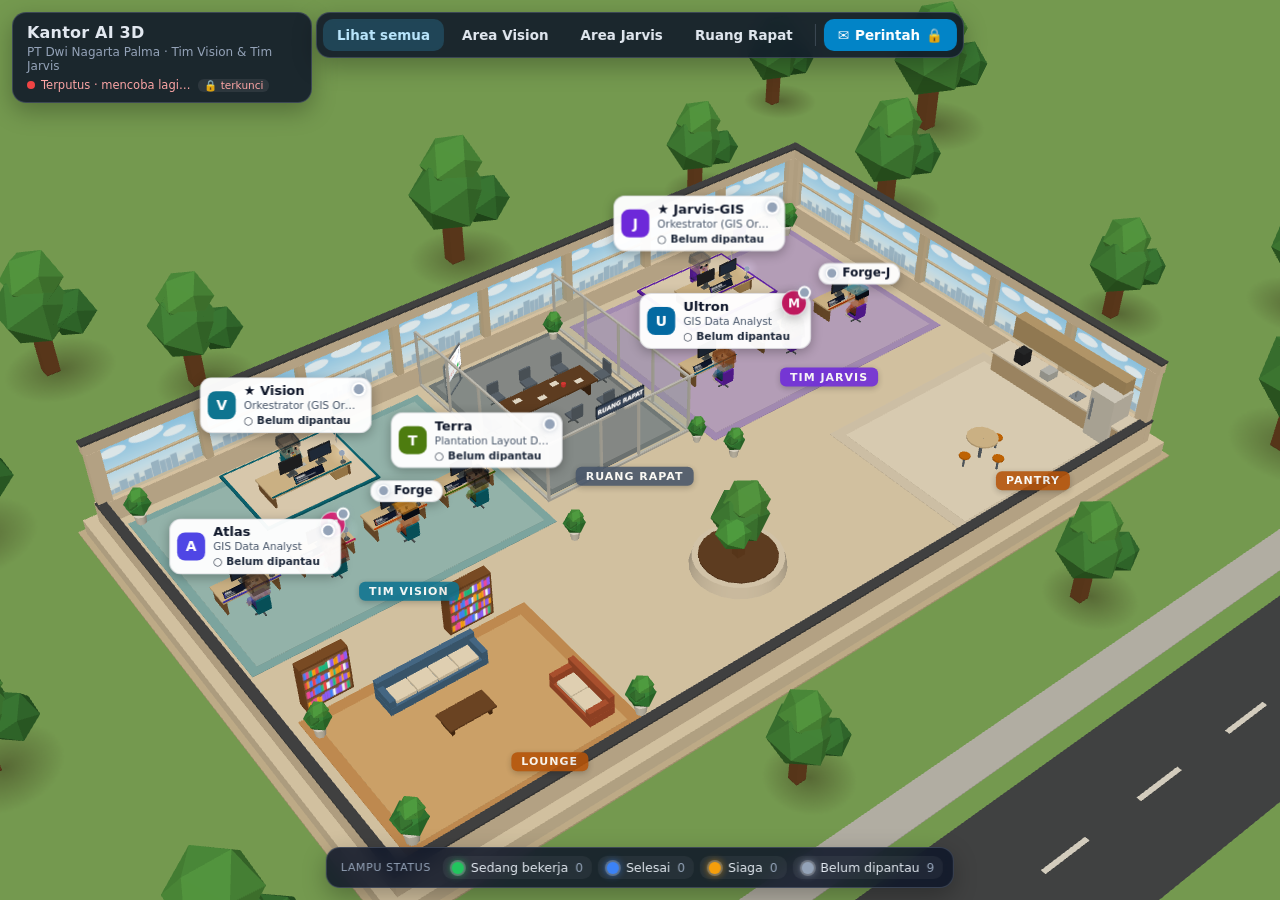
<file: kantor/index.html>
<!DOCTYPE html>
<html lang="id">
<head>
<meta charset="utf-8">
<meta name="viewport" content="width=device-width, initial-scale=1, maximum-scale=1, viewport-fit=cover, interactive-widget=resizes-content">
<title>Kantor AI 3D · PT Dwi Nagarta Palma · PROTOTIPE</title>
<meta name="robots" content="noindex">
<link rel="icon" href="data:image/svg+xml,%3Csvg xmlns='http://www.w3.org/2000/svg' viewBox='0 0 32 32'%3E%3Crect width='32' height='32' rx='7' fill='%230f172a'/%3E%3Cpath d='M7 24V10l9-5 9 5v14z' fill='%2338bdf8'/%3E%3C/svg%3E">
<link rel="stylesheet" href="css/style.css">
<!-- Three.js di-vendor-kan (tanpa CDN, tanpa build). Path RELATIF agar jalan di GitHub Pages (subfolder repo). -->
<script type="importmap">
{ "imports": {
  "three": "./vendor/three/three.module.js",
  "three/addons/": "./vendor/three/addons/"
} }
</script>
</head>
<body>
<div id="ribbon" role="status"><span class="rb-dot"></span><b>PROTOTIPE · DATA CONTOH</b><span class="rb-sub"> — semua nama tugas, status, balasan &amp; riwayat di sini adalah simulasi, bukan data nyata</span></div>

<div id="scene" aria-label="Kantor 3D isometrik satu lantai: area Tim Vision, area Tim Jarvis, ruang rapat, lounge, pantry"></div>
<div id="overlay" aria-live="polite"></div>

<header id="header" class="card">
  <h1>Kantor AI 3D</h1>
  <p>PT Dwi Nagarta Palma · Tim Vision &amp; Tim Jarvis</p>
  <div id="conn" class="conn wait" role="status" aria-live="off"></div>
</header>

<nav id="toolbar" class="card" aria-label="Tampilan kamera">
  <button type="button" data-view="all" class="active"><span class="lg">Lihat semua</span><span class="sm">Semua</span></button>
  <button type="button" data-view="vision"><span class="lg">Area Vision</span><span class="sm">Vision</span></button>
  <button type="button" data-view="jarvis"><span class="lg">Area Jarvis</span><span class="sm">Jarvis</span></button>
  <button type="button" data-view="meeting"><span class="lg">Ruang Rapat</span><span class="sm">Rapat</span></button>
  <span class="sep"></span>
  <button type="button" id="cmdBtn" class="primary" aria-controls="cmdPanel"><span class="ic" aria-hidden="true">✉</span> <span>Perintah</span> <span class="lock" id="cmdLock" aria-hidden="true">🔒</span></button>
</nav>

<aside id="legend" class="card" aria-label="Legenda lampu status"></aside>

<!-- Panel bot -->
<aside id="botPanel" class="panel card" aria-hidden="true">
  <div class="sheet-handle" aria-hidden="true"></div>
  <div class="p-head">
    <div class="avatar" id="bpAvatar"></div>
    <div class="p-title"><h2 id="bpName"></h2><div class="role" id="bpRole"></div></div>
    <button type="button" class="icon-btn" id="bpClose" aria-label="Tutup panel">✕</button>
  </div>
  <div class="p-body">
    <div class="row-chips"><span class="status-badge" id="bpStatus"></span><span class="chip team" id="bpTeam"></span></div>
    <h3>Ringkasan tugas <span class="chip sample">DATA CONTOH</span></h3>
    <ul id="bpTasks"></ul>
    <p class="muted small" id="bpHeartbeat"></p>
    <button type="button" class="btn wide" id="bpCmd">Kirim perintah ke <span id="bpCmdName"></span></button>
    <h3>Percakapan <span class="chip sample">DATA CONTOH</span></h3>
    <div class="thread" id="bpThread" tabindex="0" aria-label="Percakapan dengan bot"></div>
  </div>
</aside>

<!-- Panel kotak perintah (v3: ruang obrolan besar + lampiran berkas) -->
<aside id="cmdPanel" class="panel card" aria-hidden="true" aria-label="Kotak perintah">
  <div class="sheet-handle" aria-hidden="true"></div>
  <div class="p-head">
    <div class="avatar cmd-av" aria-hidden="true">✉</div>
    <div class="p-title"><h2>Kotak perintah</h2><div class="role"><span class="mock-only">Simulasi lokal — tidak dikirim ke mana pun</span><span class="live-only">Terhubung ke server · perintah &amp; berkas diteruskan ke Vision</span></div></div>
    <button type="button" class="icon-btn" id="cmdExpand" title="Perluas / kecilkan" aria-label="Perluas kotak perintah" aria-pressed="false">⤢</button>
    <button type="button" class="icon-btn" id="cmdLockBtn" title="Keluar / kunci kembali" aria-label="Keluar dan kunci kembali">🔓</button>
    <button type="button" class="icon-btn" id="cmdClose" aria-label="Tutup kotak perintah">✕</button>
  </div>
  <div class="cmd-bar">
    <label for="cmdTarget">Bot tujuan</label>
    <select id="cmdTarget"></select>
    <div class="seg" role="group" aria-label="Cakupan riwayat"><button type="button" id="scopeAll" class="on" aria-pressed="true">Semua</button><button type="button" id="scopeBot" aria-pressed="false">Bot ini</button></div>
  </div>
  <div class="chat-scroll" id="cmdScroll" tabindex="0" aria-label="Riwayat percakapan" aria-live="polite"><ul class="history" id="cmdHistory"></ul></div>
  <form id="cmdForm" class="composer" autocomplete="off">
    <p class="warn small" id="cmdWarn" hidden></p>
    <p class="warn small quota-note" id="quotaNote" role="status" hidden></p>
    <div class="att-tray" id="attTray" hidden aria-label="Lampiran"></div>
    <textarea id="cmdText" rows="4" placeholder="Tulis perintah untuk bot…" maxlength="4000" aria-label="Perintah"></textarea>
    <div class="comp-foot">
      <button type="button" class="icon-btn att-btn" id="cmdAttach" title="Lampirkan berkas" aria-label="Lampirkan berkas">📎</button>
      <input type="file" id="cmdFile" multiple hidden>
      <span class="hint small" id="cmdHint">Enter = baris baru · Ctrl+Enter = kirim</span>
      <span class="muted small count" id="cmdCount">0/4000</span>
      <button type="submit" class="btn primary send-btn" id="cmdSend" disabled><span>Kirim</span> <span aria-hidden="true">➤</span></button>
    </div>
  </form>
  <div class="drop-veil" id="dropVeil" hidden aria-hidden="true"><div>📎 Lepaskan berkas di sini<br><small>maks. 20 MiB per berkas · hingga 10 berkas</small></div></div>
</aside>

<!-- Gerbang kata sandi (TIRUAN di prototipe) -->
<div id="gate" class="modal" hidden role="dialog" aria-modal="true" aria-labelledby="gateTitle">
  <form class="card gate-card" id="gateForm" autocomplete="on">
    <div class="gate-ic" aria-hidden="true">🔒</div>
    <h2 id="gateTitle">Masukkan kata sandi</h2>
    <p class="muted">Kotak perintah dan percakapan bot dikunci. Masukkan kata sandi untuk membukanya.</p>
    <input type="password" id="gatePw" placeholder="Kata sandi" autocomplete="current-password" aria-label="Kata sandi" maxlength="256">
    <p class="gate-err" id="gateErr" role="alert" hidden></p>
    <p class="gate-demo mock-only"><b>MODE PRATINJAU · DEMO — bukan password asli.</b> Gerbang ini tiruan: tidak ada kata sandi sungguhan di kode; ketik apa saja (tidak kosong) untuk melanjutkan. Di mode server, kata sandi diverifikasi oleh Cloudflare Worker.</p>
    <div class="gate-actions"><button type="button" class="btn" id="gateCancel">Batal</button><button type="submit" class="btn primary">Buka</button></div>
  </form>
</div>

<div id="toast" role="status" aria-live="polite" hidden></div>
<div id="loading">Memuat kantor 3D…</div>
<noscript><p style="position:fixed;inset:60px 20px;color:#111">Situs ini membutuhkan JavaScript.</p></noscript>
<script type="module" src="js/main.js"></script>
</body>
</html>
</file>
<file: kantor/css/style.css>
:root {
  --bg: #0f172a; --card: rgba(15,23,42,.88); --line: rgba(148,163,184,.28);
  --txt: #e2e8f0; --muted: #94a3b8; --accent: #38bdf8; --amber: #f59e0b;
  --c-working: #22c55e; --c-done: #3b82f6; --c-standby: #f59e0b; --c-unmonitored: #94a3b8;
  --ribbon-h: 26px;
}
* { box-sizing: border-box; }
html, body { margin: 0; height: 100%; overflow: hidden; background: #d5dde8; color: var(--txt);
  font-family: system-ui, -apple-system, "Segoe UI", Roboto, Arial, sans-serif; -webkit-tap-highlight-color: transparent; }
button, select, textarea, input { font: inherit; color: inherit; }
[hidden] { display: none !important; }
#scene { position: fixed; inset: 0; touch-action: none; }
#scene canvas { display: block; outline: none; }
.card { background: var(--card); border: 1px solid var(--line); border-radius: 14px; backdrop-filter: blur(8px); -webkit-backdrop-filter: blur(8px); box-shadow: 0 8px 24px rgba(0,0,0,.28); }
.muted { color: var(--muted); } .small { font-size: 12px; line-height: 1.4; }

/* ---- pita prototipe ---- */
#ribbon { position: fixed; top: 0; left: 0; right: 0; height: var(--ribbon-h); z-index: 60; display: flex; align-items: center; justify-content: center; gap: 8px;
  background: repeating-linear-gradient(-45deg, #f59e0b 0 14px, #fbbf24 14px 28px); color: #422006; font-size: 12px; letter-spacing: .4px; white-space: nowrap; overflow: hidden; padding: 0 10px; }
#ribbon .rb-dot { width: 8px; height: 8px; border-radius: 50%; background: #b45309; flex: none; }
#ribbon b { font-weight: 800; }
#ribbon .rb-sub { font-size: 11.5px; overflow: hidden; text-overflow: ellipsis; }

/* ---- header, toolbar, legenda ---- */
#header { position: fixed; top: calc(var(--ribbon-h) + 12px); left: 12px; padding: 10px 14px; z-index: 20; max-width: min(300px, calc(100vw - 24px)); }
#header h1 { margin: 0; font-size: 16px; letter-spacing: .2px; }
#header p { margin: 3px 0 0; font-size: 12px; color: var(--muted); }
#toolbar { position: fixed; top: calc(var(--ribbon-h) + 12px); left: 50%; transform: translateX(-50%); z-index: 20; display: flex; align-items: center; gap: 4px; padding: 6px; }
#toolbar button { all: unset; box-sizing: border-box; cursor: pointer; padding: 8px 14px; border-radius: 10px; font-size: 13.5px; font-weight: 600; white-space: nowrap; display: inline-flex; align-items: center; gap: 6px; }
#toolbar button:hover { background: rgba(255,255,255,.1); }
#toolbar button:focus-visible, .btn:focus-visible, .icon-btn:focus-visible { outline: 2px solid var(--accent); outline-offset: 2px; }
#toolbar button.active { background: rgba(56,189,248,.2); color: #bae6fd; }
#toolbar button.primary { background: #0284c7; color: #fff; }
#toolbar button.primary:hover { background: #0ea5e9; }
#toolbar .sep { width: 1px; height: 22px; background: var(--line); margin: 0 4px; }
#toolbar .sm { display: none; }
#legend { position: fixed; bottom: 12px; left: 50%; transform: translateX(-50%); z-index: 20; display: flex; gap: 6px; padding: 8px 10px; align-items: center; }
#legend .ttl { font-size: 11px; text-transform: uppercase; letter-spacing: .6px; color: var(--muted); padding: 0 6px 0 4px; }
#legend .it { display: flex; align-items: center; gap: 7px; padding: 4px 9px; border-radius: 9px; font-size: 12.5px; background: rgba(255,255,255,.05); }
#legend .dot { width: 12px; height: 12px; border-radius: 50%; flex: none; box-shadow: 0 0 0 2px rgba(255,255,255,.22), 0 0 8px currentColor; }
#legend .n { color: var(--muted); font-variant-numeric: tabular-nums; font-size: 12px; }

/* ---- overlay: label nama + gelembung balasan (terproyeksi dari 3D) ---- */
#overlay { position: fixed; inset: 0; z-index: 10; pointer-events: none; overflow: hidden; }
.agent { position: absolute; left: 0; top: 0; display: flex; flex-direction: column; align-items: center; will-change: transform; }
.agent.off { display: none; }
.card-l { all: unset; box-sizing: border-box; pointer-events: auto; cursor: pointer; position: relative; display: flex; align-items: center; gap: 8px; text-align: left;
  background: rgba(255,255,255,.96); color: #0f172a; border-radius: 12px; padding: 6px 12px 6px 7px; box-shadow: 0 3px 12px rgba(0,0,0,.28); border: 1px solid rgba(15,23,42,.14); width: 172px; }
.card-l .ic { width: 28px; height: 28px; border-radius: 8px; flex: none; display: grid; place-items: center; color: #fff; font-weight: 800; font-size: 14px; }
.card-l .ct { min-width: 0; flex: 1; }
.card-l .nm { font-weight: 800; font-size: 13px; line-height: 1.15; white-space: nowrap; overflow: hidden; text-overflow: ellipsis; }
.card-l .rl { font-size: 10.5px; color: #475569; line-height: 1.2; white-space: nowrap; overflow: hidden; text-overflow: ellipsis; }
.card-l .stl { display: flex; gap: 4px; align-items: center; margin-top: 2px; font-size: 10.5px; font-weight: 600; color: #1e293b; line-height: 1.2; }
.card-l .stl .si { flex: none; } .card-l .stl .stx { white-space: nowrap; overflow: hidden; text-overflow: ellipsis; }
.card-l .d { position: absolute; top: 6px; right: 7px; width: 10px; height: 10px; border-radius: 50%; background: var(--sc, #94a3b8); box-shadow: 0 0 0 2px #fff, 0 0 7px var(--sc, #94a3b8); }
.card-l .mini { position: absolute; right: 7px; bottom: 4px; font-size: 7.5px; font-weight: 800; letter-spacing: .4px; color: #92400e; background: #fef3c7; border-radius: 4px; padding: 0 3px; }
.card-l.sel { outline: 3px solid var(--accent); }
.m-compact .card-l { width: auto; padding: 3px 9px 3px 8px; border-radius: 999px; gap: 6px; }
.m-compact .card-l .ic, .m-compact .card-l .rl, .m-compact .card-l .stl, .m-compact .card-l .mini { display: none; }
.m-compact .card-l .d { position: static; width: 9px; height: 9px; order: -1; flex: none; box-shadow: 0 0 0 1.5px #fff, 0 0 6px var(--sc, #94a3b8); }
.m-compact .card-l .nm { font-size: 12px; }
.m-dot .card-l { width: 26px; height: 26px; padding: 0; border-radius: 50%; justify-content: center; }
.m-dot .card-l .ct, .m-dot .card-l .mini { display: none; }
.m-dot .card-l .ic { width: 24px; height: 24px; border-radius: 50%; font-size: 12px; }
.m-dot .card-l .d { width: 9px; height: 9px; top: -3px; right: -3px; }
.area-chip { position: absolute; left: 0; top: 0; pointer-events: none; font-size: 11px; font-weight: 800; letter-spacing: 1px; color: #fff; background: var(--ac, #475569); padding: 3px 10px; border-radius: 6px; opacity: .88; white-space: nowrap; box-shadow: 0 2px 6px rgba(0,0,0,.25); z-index: 0; }
.bubble { pointer-events: auto; cursor: pointer; position: relative; margin-bottom: 9px; width: var(--bw, 200px); padding: 7px 10px 8px; border-radius: 12px; background: #fff; color: #0f172a;
  box-shadow: 0 6px 18px rgba(0,0,0,.28); font-size: 12px; line-height: 1.35; transition: opacity .6s ease, transform .6s ease; text-align: left; animation: pop .25s ease-out; }
.bubble::after { content: ""; position: absolute; left: 50%; bottom: -7px; margin-left: -7px; border: 7px solid transparent; border-bottom: 0; border-top-color: #fff; }
.bubble.fade { opacity: 0; transform: translateY(6px); pointer-events: none; }
.bubble .bh { display: flex; align-items: center; gap: 2px 6px; flex-wrap: wrap; font-size: 11px; color: #475569; margin-bottom: 2px; }
.bubble .bh b { color: #0f172a; font-size: 12px; }
.bubble .bt { display: -webkit-box; -webkit-line-clamp: 4; -webkit-box-orient: vertical; overflow: hidden; overflow-wrap: anywhere; }
@keyframes pop { from { opacity: 0; transform: scale(.85) translateY(6px); } to { opacity: 1; transform: none; } }

/* ---- chip ---- */
.chip { display: inline-block; font-size: 10px; font-weight: 800; letter-spacing: .5px; padding: 1px 6px; border-radius: 6px; vertical-align: middle; white-space: nowrap; }
.chip.sample { background: #fef3c7; color: #92400e; border: 1px solid #f59e0b; }
.chip.team { background: rgba(255,255,255,.1); color: var(--txt); font-weight: 600; font-size: 11px; letter-spacing: 0; padding: 2px 8px; }
.chip.st-waiting { background: #fef3c7; color: #92400e; } .chip.st-processing { background: #dcfce7; color: #166534; } .chip.st-answered { background: #dbeafe; color: #1e40af; }

/* ---- panel (desktop: melayang; mobile: bottom sheet) ---- */
.panel { position: fixed; z-index: 30; display: flex; flex-direction: column; transition: transform .35s ease, opacity .25s ease; opacity: 0; pointer-events: none; }
.panel.open { opacity: 1; pointer-events: auto; transform: none !important; }
#botPanel { top: calc(var(--ribbon-h) + 12px); right: 12px; width: 360px; max-height: calc(100vh - var(--ribbon-h) - 24px); transform: translateX(calc(100% + 24px)); }
.sheet-handle { display: none; }
.p-head { display: flex; align-items: center; gap: 10px; padding: 14px 14px 8px; flex: none; }
.p-title { flex: 1; min-width: 0; }
.p-title h2 { margin: 0; font-size: 18px; overflow: hidden; text-overflow: ellipsis; white-space: nowrap; }
.p-title .role { font-size: 12.5px; color: var(--muted); margin-top: 2px; }
.avatar { width: 42px; height: 42px; border-radius: 50%; flex: none; display: grid; place-items: center; font-weight: 800; font-size: 18px; color: #fff; }
.cmd-av { background: #0284c7; font-size: 20px; }
.icon-btn { all: unset; cursor: pointer; width: 32px; height: 32px; display: grid; place-items: center; border-radius: 8px; color: var(--muted); font-size: 15px; flex: none; }
.icon-btn:hover { background: rgba(255,255,255,.12); color: #fff; }
.p-body { padding: 0 14px 14px; overflow-y: auto; min-height: 0; overscroll-behavior: contain; }
.p-body h3 { font-size: 11.5px; text-transform: uppercase; letter-spacing: .6px; color: var(--muted); margin: 14px 0 7px; }
.row-chips { display: flex; align-items: center; gap: 8px; flex-wrap: wrap; margin-top: 2px; }
.status-badge { display: inline-flex; align-items: center; gap: 7px; font-size: 13px; font-weight: 700; padding: 4px 10px 4px 8px; border-radius: 999px; background: rgba(255,255,255,.08); }
.status-badge::before { content: ""; width: 10px; height: 10px; border-radius: 50%; background: var(--sc); box-shadow: 0 0 8px var(--sc); }
#bpTasks { margin: 0; padding-left: 18px; font-size: 13.5px; line-height: 1.55; }
.btn { all: unset; box-sizing: border-box; cursor: pointer; text-align: center; padding: 9px 14px; border-radius: 10px; font-weight: 700; font-size: 13.5px; background: rgba(255,255,255,.1); }
.btn:hover { background: rgba(255,255,255,.18); }
.btn.primary { background: #0284c7; color: #fff; } .btn.primary:hover { background: #0ea5e9; }
.btn:disabled { opacity: .45; cursor: not-allowed; }
.btn.wide { display: block; width: 100%; margin-top: 10px; }

/* ---- percakapan ---- */
.thread { display: flex; flex-direction: column; gap: 8px; max-height: 300px; overflow-y: auto; padding: 8px; border-radius: 10px; background: rgba(0,0,0,.22); }
.thread:empty::before, .history:empty::before { content: "Belum ada percakapan."; color: var(--muted); font-size: 12.5px; padding: 6px; }
.history:empty::before { content: "Belum ada riwayat."; }
.msg { max-width: 88%; padding: 7px 10px; border-radius: 12px; font-size: 13px; line-height: 1.4; overflow-wrap: anywhere; }
.msg .meta { display: flex; align-items: center; gap: 6px; font-size: 10.5px; opacity: .8; margin-bottom: 2px; flex-wrap: wrap; }
.msg.user { align-self: flex-end; background: #0369a1; border-bottom-right-radius: 4px; }
.msg.bot { align-self: flex-start; background: #1e293b; border: 1px solid var(--line); border-bottom-left-radius: 4px; }
.lock-note { padding: 10px; font-size: 12.5px; color: var(--muted); text-align: center; }

/* ---- kotak perintah ---- */
.warn { color: #fcd34d; margin: 6px 0 0; }

/* ---- gerbang sandi ---- */
.modal { position: fixed; inset: 0; z-index: 100; display: grid; place-items: center; background: rgba(2,6,23,.55); padding: 16px; }
.gate-card { width: min(420px, 100%); padding: 22px; text-align: center; }
.gate-card h2 { margin: 6px 0 4px; font-size: 20px; }
.gate-ic { font-size: 34px; }
#gatePw { width: 100%; margin-top: 10px; padding: 11px 12px; font-size: 16px; border-radius: 10px; border: 1px solid var(--line); background: rgba(0,0,0,.3); text-align: center; letter-spacing: 2px; }
.gate-err { color: #fca5a5; font-size: 13px; margin: 8px 0 0; }
.gate-demo { margin: 12px 0 0; padding: 8px 10px; font-size: 11.5px; line-height: 1.45; text-align: left; border-radius: 10px; background: #fef3c7; color: #78350f; border: 1px dashed #f59e0b; }
.gate-actions { display: flex; gap: 8px; margin-top: 14px; } .gate-actions .btn { flex: 1; }

#toast { position: fixed; left: 50%; bottom: 76px; transform: translateX(-50%); z-index: 90; background: #0f172a; border: 1px solid var(--line); padding: 9px 14px; border-radius: 10px; font-size: 13px; box-shadow: 0 8px 24px rgba(0,0,0,.35); max-width: calc(100vw - 24px); text-align: center; }
#loading { position: fixed; inset: 0; z-index: 200; display: grid; place-items: center; background: #0f172a; color: #cbd5e1; font-size: 15px; transition: opacity .5s; }
#loading.hide { opacity: 0; pointer-events: none; }

/* ---- layar kecil / mobile ---- */
@media (max-width: 720px) {
  #ribbon .rb-sub { display: none; }
  #header { left: 8px; right: 8px; max-width: none; top: calc(var(--ribbon-h) + 8px); padding: 7px 12px; display: flex; align-items: baseline; gap: 8px; }
  #header h1 { font-size: 14px; white-space: nowrap; } #header p { margin: 0; font-size: 11px; white-space: nowrap; overflow: hidden; text-overflow: ellipsis; }
  #toolbar { top: calc(var(--ribbon-h) + 52px); left: 8px; right: 8px; transform: none; justify-content: space-between; padding: 4px; }
  #toolbar button { padding: 8px 8px; font-size: 12.5px; }
  #toolbar .lg { display: none; } #toolbar .sm { display: inline; } #toolbar .sep { display: none; }
  #toolbar button.primary { margin-left: auto; }
  #legend { left: 8px; right: 8px; bottom: calc(8px + env(safe-area-inset-bottom)); transform: none; display: grid; grid-template-columns: 1fr 1fr; gap: 4px; padding: 6px; }
  #legend .ttl { display: none; }
  #legend .it { font-size: 12px; padding: 4px 7px; }
  .panel { left: 0 !important; right: 0 !important; width: auto !important; bottom: 0 !important; top: auto !important; border-radius: 18px 18px 0 0; max-height: 52vh; padding-bottom: env(safe-area-inset-bottom); transform: translateY(105%); }
  .sheet-handle { display: block; width: 40px; height: 4px; border-radius: 4px; background: rgba(148,163,184,.5); margin: 8px auto 0; flex: none; }
  .p-head { padding-top: 8px; }
  .thread { max-height: 200px; }
  body.sheet-open #legend { display: none; }
  #toast { bottom: auto; top: calc(var(--ribbon-h) + 100px); }
  body.sheet-open #toast { top: calc(env(safe-area-inset-top) + 6px); max-width: calc(100vw - 24px); }
  .bubble { font-size: 11.5px; }
  .card-l { width: 150px; } .m-compact .card-l .nm { font-size: 11px; } .area-chip { font-size: 9.5px; padding: 2px 7px; }
}
@media (max-width: 1100px) and (min-width: 721px) {
  #header { max-width: 220px; } #toolbar button { padding: 8px 10px; }
}
@media (prefers-reduced-motion: reduce) { .panel, .bubble, #loading { transition: none; animation: none; } }

/* ---- v2: mode server vs mock, indikator koneksi, catatan terkunci ---- */
body:not(.mock) #ribbon, body:not(.mock) .mock-only, body:not(.mock) .chip.sample, body:not(.mock) .card-l .mini { display: none !important; }
body:not(.mock) { --ribbon-h: 0px; }
body.mock .live-only { display: none; }
.conn { display: flex; align-items: center; gap: 6px; margin-top: 5px; font-size: 11.5px; color: var(--muted); flex-wrap: wrap; }
.conn .cd { width: 8px; height: 8px; border-radius: 50%; background: #94a3b8; flex: none; }
.conn.ok .cd { background: #22c55e; box-shadow: 0 0 6px #22c55e; } .conn.bad .cd { background: #ef4444; } .conn.wait .cd { background: #f59e0b; } .conn.mock .cd { background: #f59e0b; }
.conn.bad { color: #fca5a5; }
.conn .cl { margin-left: 2px; padding: 0 6px; border-radius: 6px; background: rgba(255,255,255,.08); font-size: 10.5px; }
.lock-note .btn { margin-top: 8px; }
.btn.small { padding: 5px 14px; font-size: 12.5px; }
.gate-err { font-weight: 600; }
.gate-card .btn[disabled] { opacity: .55; cursor: not-allowed; }
@media (max-width: 720px) {
  #header p { display: none; }
  .conn { margin: 0 0 0 auto; font-size: 11px; flex-wrap: nowrap; white-space: nowrap; min-width: 0; justify-content: flex-end; }
  .conn > span:nth-child(2) { overflow: hidden; text-overflow: ellipsis; }
  .conn .cl { flex: none; }
}


/* ================= v3: kotak perintah besar (obrolan) + lampiran berkas ================= */
:root { --vvh: 100dvh; --kb: 0px; }
#cmdPanel { bottom: 12px; left: 12px; width: min(640px, calc(100vw - 24px)); height: min(820px, calc(100dvh - var(--ribbon-h) - 110px)); transform: translateX(calc(-100% - 24px)); overflow: hidden; }
#cmdPanel.wide { width: min(1180px, calc(100vw - 24px)); height: calc(100dvh - var(--ribbon-h) - 24px); }
.cmd-bar { display: flex; align-items: center; gap: 10px; padding: 2px 16px 10px; flex: none; }
.cmd-bar label { font-size: 11.5px; text-transform: uppercase; letter-spacing: .6px; color: var(--muted); flex: none; }
.cmd-bar select { flex: 1; min-width: 0; border-radius: 10px; border: 1px solid var(--line); background: rgba(0,0,0,.28); padding: 8px 10px; font-size: 14px; }
.cmd-bar select option, .cmd-bar select optgroup { background: #0f172a; color: #e2e8f0; }
.cmd-bar select:disabled { opacity: .7; }
.seg { display: inline-flex; border: 1px solid var(--line); border-radius: 10px; overflow: hidden; flex: none; }
.seg button { all: unset; cursor: pointer; padding: 7px 11px; font-size: 12.5px; font-weight: 700; color: var(--muted); }
.seg button.on { background: rgba(56,189,248,.2); color: #fff; }
.seg button:focus-visible { outline: 2px solid var(--accent); outline-offset: -2px; }
.chat-scroll { flex: 1 1 auto; min-height: 150px; overflow-y: auto; overscroll-behavior: contain; padding: 6px 16px 10px; background: rgba(0,0,0,.2); border-top: 1px solid var(--line); border-bottom: 1px solid var(--line); scroll-behavior: auto; }
.history { list-style: none; margin: 0; padding: 0; display: flex; flex-direction: column; gap: 14px; min-height: 100%; justify-content: flex-end; }
.history:empty::before { content: "Belum ada percakapan. Tulis perintah pertama Anda di bawah."; color: var(--muted); font-size: 14px; padding: 18px 6px; text-align: center; }
.day-sep { align-self: center; font-size: 11.5px; font-weight: 700; letter-spacing: .3px; color: var(--muted); background: rgba(255,255,255,.07); padding: 3px 12px; border-radius: 999px; margin: 6px 0 -2px; }
.cm { max-width: 86%; display: flex; flex-direction: column; gap: 6px; }
.cm.user { align-self: flex-end; align-items: flex-end; } .cm.bot { align-self: flex-start; align-items: flex-start; }
#cmdPanel.wide .cm { max-width: 72%; }
.cm .mh { display: flex; align-items: center; gap: 6px; font-size: 11.5px; color: var(--muted); flex-wrap: wrap; }
.cm.user .mh { justify-content: flex-end; } .cm .mh b { color: var(--txt); }
.bub { padding: 11px 14px; border-radius: 16px; font-size: 15px; line-height: 1.55; white-space: pre-wrap; overflow-wrap: anywhere; word-break: break-word; max-width: 100%; text-align: left; }
.cm.user .bub { background: #0369a1; border-bottom-right-radius: 5px; }
.cm.bot .bub { background: #1e293b; border: 1px solid var(--line); border-bottom-left-radius: 5px; }
.bub.clamp { display: -webkit-box; -webkit-line-clamp: 14; -webkit-box-orient: vertical; overflow: hidden; }
.more { all: unset; cursor: pointer; font-size: 12.5px; color: #7dd3fc; font-weight: 700; padding: 0 4px; } .more:focus-visible { outline: 2px solid var(--accent); }
.cm.pending .bub { opacity: .72; } .cm.failed .bub { border: 1px dashed #ef4444; }
.chip.st-sending { background: #e0f2fe; color: #075985; } .chip.st-failed { background: #fee2e2; color: #991b1b; }
.fcards { display: flex; flex-direction: column; gap: 6px; width: min(100%, 360px); }
.fcard { display: flex; align-items: center; gap: 10px; padding: 8px 10px; border-radius: 12px; background: rgba(255,255,255,.08); border: 1px solid var(--line); text-align: left; }
.fcard .fi { width: 36px; height: 36px; border-radius: 9px; background: rgba(56,189,248,.18); display: grid; place-items: center; font-size: 18px; flex: none; }
.fcard .fb { flex: 1; min-width: 0; }
.fcard .fn { font-size: 13.5px; font-weight: 700; overflow: hidden; text-overflow: ellipsis; white-space: nowrap; }
.fcard .fs { font-size: 11.5px; color: var(--muted); display: flex; gap: 6px; flex-wrap: wrap; align-items: center; margin-top: 1px; }
.fcard .dl { flex: none; padding: 7px 11px; font-size: 12.5px; }
.chip.f-ready { background: #dcfce7; color: #166534; } .chip.f-fetched { background: #dbeafe; color: #1e40af; } .chip.f-expired { background: #e5e7eb; color: #374151; } .chip.f-risk { background: #fef3c7; color: #92400e; border: 1px solid #f59e0b; }
.composer { flex: none; padding: 10px 14px calc(12px + env(safe-area-inset-bottom)); display: flex; flex-direction: column; gap: 8px; background: rgba(15,23,42,.6); }
.composer textarea { width: 100%; display: block; resize: vertical; min-height: 128px; max-height: 36vh; border-radius: 14px; border: 1px solid var(--line); background: rgba(0,0,0,.32); padding: 12px 14px; font-size: 16px; line-height: 1.5; }
#cmdPanel.wide .composer textarea { min-height: 200px; }
.composer textarea:focus { outline: 2px solid var(--accent); outline-offset: 0; }
.comp-foot { display: flex; align-items: center; gap: 10px; }
.comp-foot .hint { color: var(--muted); flex: 1; min-width: 0; overflow: hidden; text-overflow: ellipsis; white-space: nowrap; }
.comp-foot .count.near { color: #fbbf24; } .comp-foot .count.over { color: #f87171; font-weight: 800; }
.att-btn { width: 44px; height: 44px; border-radius: 12px; background: rgba(255,255,255,.1); font-size: 20px; }
.att-btn:disabled { opacity: .4; cursor: not-allowed; }
.send-btn { padding: 12px 24px; font-size: 15.5px; min-height: 44px; display: inline-flex; align-items: center; gap: 8px; border-radius: 12px; }
.composer .warn { margin: 0; }
.quota-note { background: rgba(245,158,11,.14); border: 1px solid rgba(245,158,11,.5); padding: 7px 10px; border-radius: 10px; }
.att-tray { display: flex; flex-direction: column; gap: 6px; max-height: 290px; overflow-y: auto; }
.att { display: flex; align-items: center; gap: 10px; padding: 4px 6px 4px 8px; border-radius: 12px; background: rgba(255,255,255,.07); border: 1px solid var(--line); }
.att.err { border-color: #ef4444; background: rgba(239,68,68,.12); }
.att .ai { width: 32px; height: 32px; border-radius: 9px; background: rgba(56,189,248,.18); display: grid; place-items: center; font-size: 18px; flex: none; overflow: hidden; }
.att .ai img { width: 100%; height: 100%; object-fit: cover; display: block; }
.att .ab { flex: 1; min-width: 0; }
.att .an { font-size: 13px; font-weight: 700; overflow: hidden; text-overflow: ellipsis; white-space: nowrap; }
.att .as { font-size: 11.5px; color: var(--muted); margin-top: 1px; display: flex; gap: 6px; flex-wrap: wrap; align-items: center; }
.att .as.bad { color: #fca5a5; }
.att progress { width: 100%; height: 6px; margin-top: 4px; accent-color: #38bdf8; display: block; border-radius: 4px; }
.att .rm { flex: none; }
.drop-veil { position: absolute; inset: 0; z-index: 5; background: rgba(2,132,199,.35); border: 3px dashed #7dd3fc; border-radius: 14px; display: grid; place-items: center; text-align: center; font-size: 18px; font-weight: 800; pointer-events: none; backdrop-filter: blur(2px); }
.drop-veil small { font-weight: 500; font-size: 12.5px; opacity: .9; }
#cmdPanel[hidden], .drop-veil[hidden] { display: none; }
@media (max-width: 720px) {
  #cmdPanel { height: calc(var(--vvh, 100dvh) * .92); max-height: calc(var(--vvh, 100dvh) - 8px); bottom: var(--kb, 0px) !important; border-radius: 18px 18px 0 0; transition: transform .35s ease, opacity .25s ease, height .2s ease; }
  #cmdPanel.wide { height: calc(var(--vvh, 100dvh) - 6px); width: auto !important; }
  .p-head { padding: 6px 12px 6px; } .cmd-bar { padding: 2px 12px 8px; flex-wrap: wrap; } .cmd-bar select { flex: 1 1 140px; }
  .chat-scroll { padding: 6px 12px 10px; min-height: 72px; } .cm, #cmdPanel.wide .cm { max-width: 94%; }
  .composer { padding: 8px 10px calc(10px + env(safe-area-inset-bottom)); }
  .composer textarea { min-height: 104px; max-height: 32vh; font-size: 16px; }
  body.kb-open #cmdPanel { height: calc(var(--vvh, 100dvh) - 8px); }
  body.kb-open #cmdPanel .composer textarea { min-height: 64px; max-height: calc(var(--vvh, 100dvh) * .3) !important; }
  body.kb-open #cmdPanel .composer .warn, body.kb-open #cmdPanel .p-title .role, body.kb-open #cmdPanel .cmd-bar label { display: none; }
  body.kb-open #cmdPanel .att-tray { max-height: 76px; }
  .comp-foot .hint { display: none; } .comp-foot .count { margin-left: auto; }
  .send-btn { padding: 12px 22px; }
  .att-tray { max-height: 120px; } .att { padding: 5px 6px 5px 8px; }
}
@media (prefers-reduced-motion: reduce) { #cmdPanel { transition: none; } }
</file>
